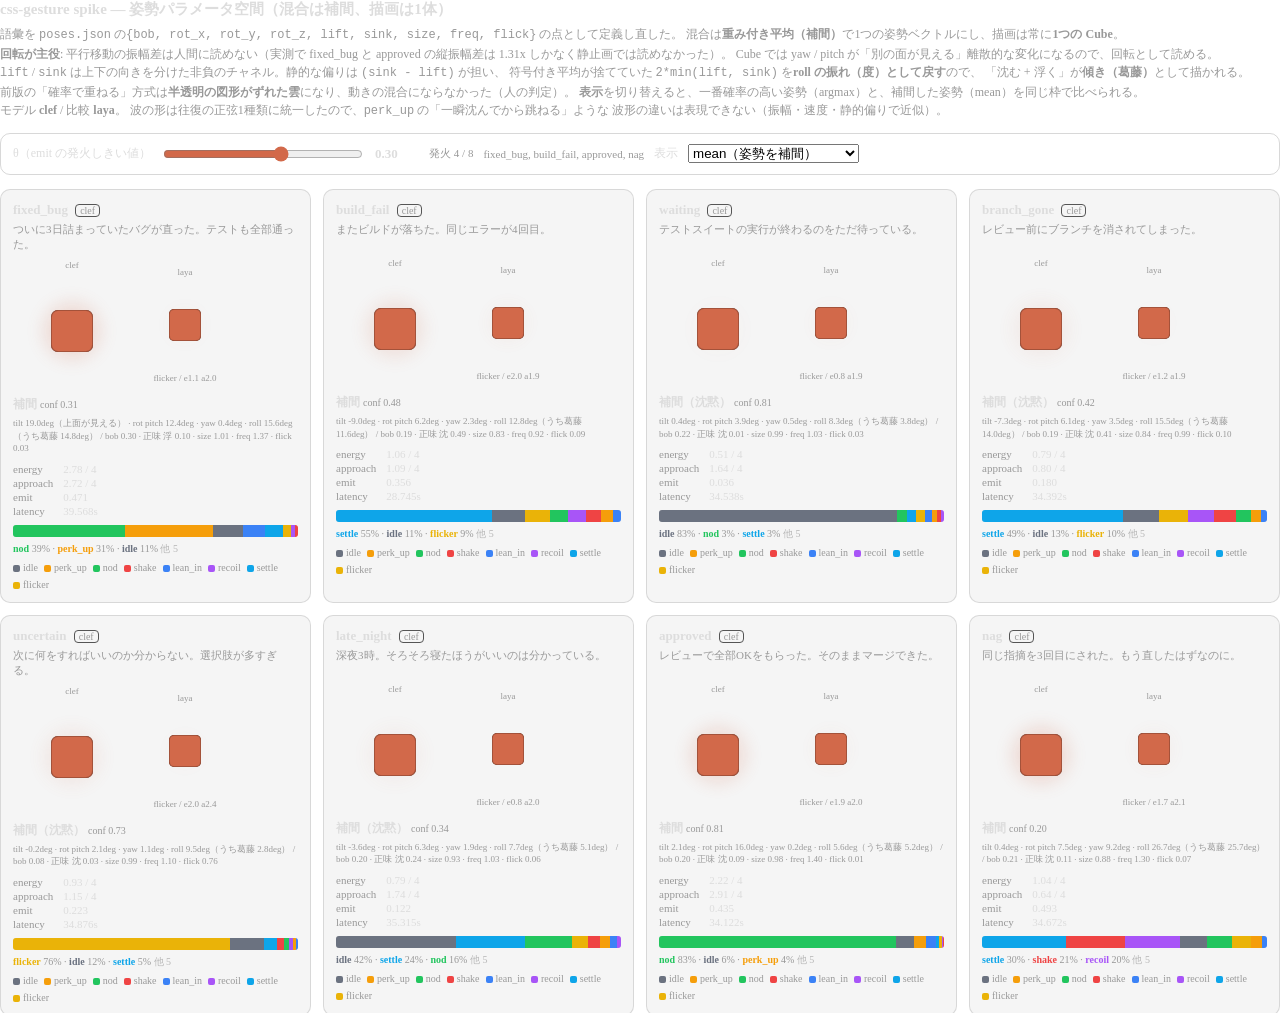
<file: docs/experiments/css-gesture/index.html>
<!doctype html>
<html lang="ja"><head><meta charset="utf-8">
<title>css-gesture spike (pose space)</title>
<style>
/* css-gesture spike — 姿勢パラメータ空間の描画（手書き・決定論的）
 *
 * 変遷:
 *   1. 8個の keyframe アニメーションを確率で重ねる → 「半透明の図形がずれた雲」になり不採用
 *   2. 語彙を姿勢パラメータ空間の点にし、混合を重み付き平均（補間）に → 雲は解消
 *   3. rise（符号付き1次元）が混合で相殺する → lift / sink の非負2チャネルに分割
 *   4. 平行移動の振幅差は人間に読めない → **Cube にして回転（rotateX/Y/Z）を持たせた**
 *
 * 4 について: 立方体では yaw / pitch が「別の面が見える」という離散的な変化になるので、
 * ただの foreshortening（＝拡大縮小に見える）にならず、回転として読める。
 * 混合の「葛藤」（2*min(lift, sink)）も、縦振幅ではなく roll の振れとして描く。
 *
 * 受け取る変数（build_viewer.py の JS が .stage に inline style で入れる。子は継承で受ける）:
 *   --p-bob   : 上下のボブ振幅（px）
 *   --p-rise  : 上下の静的偏り（px。正 = 沈む）。元は (sink - lift)
 *   --p-tiltx : 静的な pitch（姿勢、度）。正 = のけぞる / 負 = うつむく。energy では増幅しない
 *   --p-rotx  : pitch の振れ幅（度）
 *   --p-roty  : yaw の振れ幅（度）
 *   --p-rotz  : roll の振れ幅（度）。混合の「葛藤」もここに加算済み
 *   --p-size  : 体の大きさ
 *   --p-freq  : 動きの速さ（大きいほど速い。周期の逆数の相対値）
 *   --p-flick : 明滅の強さ（0-1）
 *   --p-base  : 不透明度の基準（発火の強さ）
 *   --p-glow  : 発光の強さ（発火の強さ）
 */

.stage {
  --cube-w: 44px;
  position: relative;
  width: 160px;
  height: 160px;
  display: grid;
  place-items: center;
  /* 3D の遠近。これが無いと Cube の回転が「回転」に見えない。
     probe-rotation.html の実測: 440px では立体として読むのに 30度必要、170px なら 15度で読める。 */
  perspective: 170px;
  perspective-origin: 50% 45%;
}

/* 発光。Cube の box-shadow は 3D に乗らないので、後ろに置いた光で代用する。 */
.stage::before {
  content: '';
  position: absolute;
  width: 78px;
  height: 78px;
  border-radius: 50%;
  background: radial-gradient(circle, var(--accent, #d2694a) 0%, transparent 68%);
  opacity: calc(0.75 * var(--p-glow, 0));
  filter: blur(7px);
  pointer-events: none;
}

/* 明滅はこの層が持つ。opacity < 1 を preserve-3d の要素に当てると 3D が平坦化されるため、
   Cube 本体とは別の要素に分けている。 */
.flick {
  animation: k-flick calc(0.9s / var(--p-freq, 1)) steps(1, end) infinite;
}

/* Cube。姿勢ベクトル1つで駆動される。 */
.body {
  position: relative;
  width: var(--cube-w);
  height: var(--cube-w);
  transform-style: preserve-3d;
  transform-origin: 50% 50%;
  animation: k-pose calc(2.2s / var(--p-freq, 1)) ease-in-out infinite;
}

.face {
  position: absolute;
  inset: 0;
  border-radius: 7px;
  background: var(--accent, #d2694a);
  border: 1px solid rgba(0, 0, 0, 0.22);
}
/* 面ごとに明度を変えて、回転したときに立体として読めるようにする。 */
.f-front  { transform: translateZ(calc(var(--cube-w) / 2)); }
.f-back   { transform: rotateY(180deg) translateZ(calc(var(--cube-w) / 2)); filter: brightness(0.55); }
.f-right  { transform: rotateY(90deg)  translateZ(calc(var(--cube-w) / 2)); filter: brightness(0.74); }
.f-left   { transform: rotateY(-90deg) translateZ(calc(var(--cube-w) / 2)); filter: brightness(0.62); }
.f-top    { transform: rotateX(90deg)  translateZ(calc(var(--cube-w) / 2)); filter: brightness(1.18); }
.f-bottom { transform: rotateX(-90deg) translateZ(calc(var(--cube-w) / 2)); filter: brightness(0.44); }

/* 姿勢。tilt_x は静的な pitch（姿勢）、rot_* は振れ幅。波の形は往復の正弦1種類。
   rotateX は「tilt_x（姿勢）+ rot_x * sin（振れ）」の合成。 */
@keyframes k-pose {
  0%, 100% {
    transform: translateY(calc((var(--p-rise, 0) - var(--p-bob, 0)) * 1px))
               rotateX(calc(var(--p-tiltx, 0) * 1deg + var(--p-rotx, 0) * -1deg))
               rotateY(calc(var(--p-roty, 0) * -1deg))
               rotateZ(calc(var(--p-rotz, 0) * -1deg))
               scale(var(--p-size, 1));
  }
  50% {
    transform: translateY(calc((var(--p-rise, 0) + var(--p-bob, 0)) * 1px))
               rotateX(calc(var(--p-tiltx, 0) * 1deg + var(--p-rotx, 0) * 1deg))
               rotateY(calc(var(--p-roty, 0) * 1deg))
               rotateZ(calc(var(--p-rotz, 0) * 1deg))
               scale(var(--p-size, 1));
  }
}

/* 明滅。--p-flick が 0 なら全キーフレームで同じ不透明度になり、静止する。 */
@keyframes k-flick {
  0%, 100% { opacity: calc(var(--p-base, 1) * (1 - 0.10 * var(--p-flick, 0))); }
  17%      { opacity: calc(var(--p-base, 1) * (1 - 0.85 * var(--p-flick, 0))); }
  23%      { opacity: calc(var(--p-base, 1) * (1 - 0.00 * var(--p-flick, 0))); }
  41%      { opacity: calc(var(--p-base, 1) * (1 - 0.72 * var(--p-flick, 0))); }
  67%      { opacity: calc(var(--p-base, 1) * (1 - 0.04 * var(--p-flick, 0))); }
  83%      { opacity: calc(var(--p-base, 1) * (1 - 0.66 * var(--p-flick, 0))); }
}

/* 比較用の小さい枠（Laya など別モデルの結果を並べるとき） */
.stage.sm { --cube-w: 32px; width: 110px; height: 110px; perspective: 140px; }
.stage.sm::before { width: 56px; height: 56px; }
.stage.sm .face { border-radius: 5px; }

@media (prefers-reduced-motion: reduce) {
  .flick, .body { animation: none; }
}

/* --- ビューアのレイアウト。gestures.css より後に置いて上書きする --- */
:root { color-scheme: light dark; }
* { box-sizing: border-box; }
body { margin: 0; color: var(--foreground, #ddd); font-family: inherit; }
h1 { font-size: 15px; margin: 0 0 6px; }
.sub { font-size: 12px; color: var(--muted-foreground, #999); margin: 0 0 12px; line-height: 1.55; }
.controls { display: flex; align-items: center; gap: 10px; flex-wrap: wrap; margin: 0 0 14px;
  padding: 10px 12px; border: 1px solid var(--border, rgba(127,127,127,.3)); border-radius: 10px; }
.controls label { font-size: 12px; white-space: nowrap; }
.controls input[type=range] { width: 200px; accent-color: var(--accent, #d2694a); }
.controls .val { font-variant-numeric: tabular-nums; font-size: 13px; font-weight: 600; min-width: 44px; }
.controls .count, .controls .fires { font-size: 11px; color: var(--muted-foreground, #999); }
.grid { display: grid; grid-template-columns: repeat(auto-fill, minmax(272px, 1fr)); gap: 12px; }
.card { background: var(--card, rgba(127,127,127,.08)); border: 1px solid var(--border, rgba(127,127,127,.25));
  border-radius: 10px; padding: 12px; transition: opacity .15s; }
.card.err { border-color: #a33; }
.card.silent { opacity: .5; }
h3 { font-size: 13px; margin: 0 0 4px; font-weight: 600; }
.tag { font-size: 10px; font-weight: 400; color: var(--muted-foreground, #999); border: 1px solid var(--border, #555);
  border-radius: 4px; padding: 0 4px; margin-left: 4px; }
.state { font-size: 11px; color: var(--muted-foreground, #999); margin: 0 0 8px; min-height: 28px; }
.row { display: flex; gap: 8px; align-items: center; }
.cmp { display: grid; justify-items: center; gap: 2px; }
.cmp-label, .cmp-meta { font-size: 9px; color: var(--muted-foreground, #999); text-align: center; }
.meta { font-size: 12px; margin: 6px 0 4px; }
.gnote { color: var(--muted-foreground, #999); font-size: 10px; }
.conf { color: var(--muted-foreground, #999); font-size: 10px; }
.pose { font-size: 9px; color: var(--muted-foreground, #999); font-variant-numeric: tabular-nums;
  margin: 0 0 8px; line-height: 1.4; }
dl { display: grid; grid-template-columns: auto 1fr; gap: 2px 10px; font-size: 11px; margin: 0 0 8px; }
dt { color: var(--muted-foreground, #999); }
dd { margin: 0; font-variant-numeric: tabular-nums; }
.bar { display: flex; height: 12px; border-radius: 3px; overflow: hidden; background: rgba(127,127,127,.18); }
.seg { display: block; height: 100%; }
.dist { font-size: 10px; color: var(--muted-foreground, #999); margin-top: 5px; }
.dist b { font-weight: 600; }
.d-idle { color: #6b7280; } .d-perk_up { color: #f59e0b; } .d-nod { color: #22c55e; }
.d-shake { color: #ef4444; } .d-lean_in { color: #3b82f6; } .d-recoil { color: #a855f7; }
.d-settle { color: #0ea5e9; } .d-flicker { color: #eab308; }
.rest { opacity: .65; }
.swatch { display: inline-block; width: 7px; height: 7px; border-radius: 2px; margin-right: 3px; vertical-align: middle; }
.s-idle { background: #6b7280; } .s-perk_up { background: #f59e0b; } .s-nod { background: #22c55e; }
.s-shake { background: #ef4444; } .s-lean_in { background: #3b82f6; } .s-recoil { background: #a855f7; }
.s-settle { background: #0ea5e9; } .s-flicker { background: #eab308; }
.legend { display: flex; flex-wrap: wrap; gap: 6px; font-size: 10px; color: var(--muted-foreground, #999); margin-top: 6px; }
.stage { width: 118px; height: 118px; }
.stage .body { width: 42px; height: 42px; border-radius: 12px; }
.stage.sm { width: 92px; height: 92px; }
.stage.sm .body { width: 32px; height: 32px; border-radius: 10px; }
</style></head>
<body>
<h1>css-gesture spike — 姿勢パラメータ空間（混合は補間、描画は1体）</h1>
<p class="sub">
語彙を <code>poses.json</code> の<code>&lbrace;bob, rot_x, rot_y, rot_z, lift, sink, size, freq, flick&rbrace;</code> の点として定義し直した。
混合は<strong>重み付き平均（補間）</strong>で1つの姿勢ベクトルにし、描画は常に<strong>1つの Cube</strong>。<br>
<strong>回転が主役</strong>: 平行移動の振幅差は人間に読めない（実測で fixed_bug と approved の縦振幅差は 1.31x しかなく静止画では読めなかった）。
Cube では yaw / pitch が「別の面が見える」離散的な変化になるので、回転として読める。<br>
<code>lift</code> / <code>sink</code> は上下の向きを分けた非負のチャネル。静的な偏りは <code>(sink - lift)</code> が担い、
符号付き平均が捨てていた <code>2*min(lift, sink)</code> を<strong>roll の振れ（度）として戻す</strong>ので、
「沈む + 浮く」が<strong>傾き（葛藤）</strong>として描かれる。<br>
前版の「確率で重ねる」方式は<strong>半透明の図形がずれた雲</strong>になり、動きの混合にならなかった（人の判定）。
<strong>表示</strong>を切り替えると、一番確率の高い姿勢（argmax）と、補間した姿勢（mean）を同じ枠で比べられる。<br>
モデル <b>clef</b> / 比較 <b>laya</b>。
波の形は往復の正弦1種類に統一したので、<code>perk_up</code> の「一瞬沈んでから跳ねる」ような
波形の違いは表現できない（振幅・速度・静的偏りで近似）。
</p>
<div class="controls">
  <label for="th">θ（emit の発火しきい値）</label>
  <input id="th" type="range" min="0" max="0.5" step="0.01" value="0.3">
  <span class="val" id="thv">0.30</span>
  <span class="count" id="cnt"></span>
  <span class="fires" id="fires"></span>
  <label for="mode">表示</label>
  <select id="mode">
    <option value="mean" selected>mean（姿勢を補間）</option>
    <option value="argmax">argmax（一番高い姿勢）</option>
  </select>
</div>
<div class="grid">
  <div class="card" data-key="fixed_bug">
    <h3>fixed_bug <span class="tag">clef</span></h3>
    <p class="state">ついに3日詰まっていたバグが直った。テストも全部通った。</p>
    <div class="row">
      <div class="cmp">
        <div class="cmp-label">clef</div>
        <div class="stage" data-role="main"
          data-pose-top="{&quot;tilt_x&quot;: 0, &quot;bob&quot;: 0.18, &quot;rot_x&quot;: 18, &quot;rot_y&quot;: 0, &quot;rot_z&quot;: 0, &quot;lift&quot;: 0.0, &quot;sink&quot;: 0.15, &quot;size&quot;: 0.96, &quot;freq&quot;: 1.45, &quot;flick&quot;: 0.0}"
          data-pose-mean="{&quot;tilt_x&quot;: 19.0467, &quot;bob&quot;: 0.3048, &quot;rot_x&quot;: 12.4159, &quot;rot_y&quot;: 0.4146, &quot;rot_z&quot;: 0.7408, &quot;lift&quot;: 0.2211, &quot;sink&quot;: 0.1235, &quot;size&quot;: 1.0129, &quot;freq&quot;: 1.3728, &quot;flick&quot;: 0.0267}"
          data-energy="2.781948281233433" data-approach="2.7248762040554406" data-emit="0.47065061788877743"
          data-top="nod">
          <div class="flick"><div class="body"><div class="face f-front"></div><div class="face f-back"></div><div class="face f-right"></div><div class="face f-left"></div><div class="face f-top"></div><div class="face f-bottom"></div></div></div>
        </div>
      </div>
      <div class="cmp">
        <div class="cmp-label">laya</div>
        <div class="stage sm" data-role="cmp"
          data-pose="{&quot;tilt_x&quot;: 1.0281, &quot;bob&quot;: 0.1222, &quot;rot_x&quot;: 3.9581, &quot;rot_y&quot;: 5.7548, &quot;rot_z&quot;: 4.4493, &quot;lift&quot;: 0.1078, &quot;sink&quot;: 0.1084, &quot;size&quot;: 0.9734, &quot;freq&quot;: 1.2081, &quot;flick&quot;: 0.5328}"
          data-energy="1.1085895315065621" data-approach="2.010867446223232"
          data-emit="0.05416380573906749">
          <div class="flick"><div class="body"><div class="face f-front"></div><div class="face f-back"></div><div class="face f-right"></div><div class="face f-left"></div><div class="face f-top"></div><div class="face f-bottom"></div></div></div>
        </div>
        <div class="cmp-meta">flicker / e1.1 a2.0</div>
      </div>
    </div>
    <div class="meta"><b class="gname">?</b><span class="gnote"></span> <span class="conf">conf 0.31</span></div>
    <div class="pose"></div>
    <dl>
      <dt>energy</dt><dd>2.78 / 4</dd>
      <dt>approach</dt><dd>2.72 / 4</dd>
      <dt>emit</dt><dd>0.471</dd>
      <dt>latency</dt><dd>39.568s</dd>
    </dl>
    <div class="bar"><span class="seg s-nod" style="width:39.25%" title="nod 0.392 (39.2%)"></span><span class="seg s-perk_up" style="width:30.77%" title="perk_up 0.308 (30.8%)"></span><span class="seg s-idle" style="width:10.55%" title="idle 0.105 (10.5%)"></span><span class="seg s-lean_in" style="width:8.03%" title="lean_in 0.080 (8.0%)"></span><span class="seg s-settle" style="width:6.16%" title="settle 0.062 (6.2%)"></span><span class="seg s-flicker" style="width:2.67%" title="flicker 0.027 (2.7%)"></span><span class="seg s-recoil" style="width:1.66%" title="recoil 0.017 (1.7%)"></span><span class="seg s-shake" style="width:0.92%" title="shake 0.009 (0.9%)"></span></div>
    <div class="dist"><b class="d-nod">nod</b> 39% · <b class="d-perk_up">perk_up</b> 31% · <b class="d-idle">idle</b> 11% <span class="rest">他 5</span></div>
    <div class="legend"><span><i class="swatch s-idle"></i>idle</span> <span><i class="swatch s-perk_up"></i>perk_up</span> <span><i class="swatch s-nod"></i>nod</span> <span><i class="swatch s-shake"></i>shake</span> <span><i class="swatch s-lean_in"></i>lean_in</span> <span><i class="swatch s-recoil"></i>recoil</span> <span><i class="swatch s-settle"></i>settle</span> <span><i class="swatch s-flicker"></i>flicker</span></div>
  </div>
  <div class="card" data-key="build_fail">
    <h3>build_fail <span class="tag">clef</span></h3>
    <p class="state">またビルドが落ちた。同じエラーが4回目。</p>
    <div class="row">
      <div class="cmp">
        <div class="cmp-label">clef</div>
        <div class="stage" data-role="main"
          data-pose-top="{&quot;tilt_x&quot;: -24, &quot;bob&quot;: 0.16, &quot;rot_x&quot;: 5, &quot;rot_y&quot;: 0, &quot;rot_z&quot;: 0, &quot;lift&quot;: 0.0, &quot;sink&quot;: 1.05, &quot;size&quot;: 0.7, &quot;freq&quot;: 0.55, &quot;flick&quot;: 0.0}"
          data-pose-mean="{&quot;tilt_x&quot;: -9.0281, &quot;bob&quot;: 0.191, &quot;rot_x&quot;: 6.1686, &quot;rot_y&quot;: 2.3425, &quot;rot_z&quot;: 1.2691, &quot;lift&quot;: 0.0965, &quot;sink&quot;: 0.5849, &quot;size&quot;: 0.8325, &quot;freq&quot;: 0.9243, &quot;flick&quot;: 0.0869}"
          data-energy="1.059922208640876" data-approach="1.0891702567640278" data-emit="0.3558336394126617"
          data-top="settle">
          <div class="flick"><div class="body"><div class="face f-front"></div><div class="face f-back"></div><div class="face f-right"></div><div class="face f-left"></div><div class="face f-top"></div><div class="face f-bottom"></div></div></div>
        </div>
      </div>
      <div class="cmp">
        <div class="cmp-label">laya</div>
        <div class="stage sm" data-role="cmp"
          data-pose="{&quot;tilt_x&quot;: 0.486, &quot;bob&quot;: 0.0826, &quot;rot_x&quot;: 2.4057, &quot;rot_y&quot;: 3.1433, &quot;rot_z&quot;: 6.1314, &quot;lift&quot;: 0.0537, &quot;sink&quot;: 0.0576, &quot;size&quot;: 0.9885, &quot;freq&quot;: 1.1479, &quot;flick&quot;: 0.7523}"
          data-energy="2.0207871318474595" data-approach="1.9222507569040301"
          data-emit="0.11162016520335129">
          <div class="flick"><div class="body"><div class="face f-front"></div><div class="face f-back"></div><div class="face f-right"></div><div class="face f-left"></div><div class="face f-top"></div><div class="face f-bottom"></div></div></div>
        </div>
        <div class="cmp-meta">flicker / e2.0 a1.9</div>
      </div>
    </div>
    <div class="meta"><b class="gname">?</b><span class="gnote"></span> <span class="conf">conf 0.48</span></div>
    <div class="pose"></div>
    <dl>
      <dt>energy</dt><dd>1.06 / 4</dd>
      <dt>approach</dt><dd>1.09 / 4</dd>
      <dt>emit</dt><dd>0.356</dd>
      <dt>latency</dt><dd>28.745s</dd>
    </dl>
    <div class="bar"><span class="seg s-settle" style="width:54.78%" title="settle 0.548 (54.8%)"></span><span class="seg s-idle" style="width:11.48%" title="idle 0.115 (11.5%)"></span><span class="seg s-flicker" style="width:8.69%" title="flicker 0.087 (8.7%)"></span><span class="seg s-nod" style="width:6.44%" title="nod 0.064 (6.4%)"></span><span class="seg s-recoil" style="width:6.39%" title="recoil 0.064 (6.4%)"></span><span class="seg s-shake" style="width:5.21%" title="shake 0.052 (5.2%)"></span><span class="seg s-perk_up" style="width:4.23%" title="perk_up 0.042 (4.2%)"></span><span class="seg s-lean_in" style="width:2.79%" title="lean_in 0.028 (2.8%)"></span></div>
    <div class="dist"><b class="d-settle">settle</b> 55% · <b class="d-idle">idle</b> 11% · <b class="d-flicker">flicker</b> 9% <span class="rest">他 5</span></div>
    <div class="legend"><span><i class="swatch s-idle"></i>idle</span> <span><i class="swatch s-perk_up"></i>perk_up</span> <span><i class="swatch s-nod"></i>nod</span> <span><i class="swatch s-shake"></i>shake</span> <span><i class="swatch s-lean_in"></i>lean_in</span> <span><i class="swatch s-recoil"></i>recoil</span> <span><i class="swatch s-settle"></i>settle</span> <span><i class="swatch s-flicker"></i>flicker</span></div>
  </div>
  <div class="card" data-key="waiting">
    <h3>waiting <span class="tag">clef</span></h3>
    <p class="state">テストスイートの実行が終わるのをただ待っている。</p>
    <div class="row">
      <div class="cmp">
        <div class="cmp-label">clef</div>
        <div class="stage" data-role="main"
          data-pose-top="{&quot;tilt_x&quot;: 0, &quot;bob&quot;: 0.22, &quot;rot_x&quot;: 3, &quot;rot_y&quot;: 0, &quot;rot_z&quot;: 5, &quot;lift&quot;: 0.0, &quot;sink&quot;: 0.0, &quot;size&quot;: 1.0, &quot;freq&quot;: 1.0, &quot;flick&quot;: 0.0}"
          data-pose-mean="{&quot;tilt_x&quot;: 0.3569, &quot;bob&quot;: 0.2191, &quot;rot_x&quot;: 3.8938, &quot;rot_y&quot;: 0.5457, &quot;rot_z&quot;: 4.4226, &quot;lift&quot;: 0.032, &quot;sink&quot;: 0.041, &quot;size&quot;: 0.9936, &quot;freq&quot;: 1.0325, &quot;flick&quot;: 0.0312}"
          data-energy="0.5057425893281169" data-approach="1.639626740264764" data-emit="0.03626141769958141"
          data-top="idle">
          <div class="flick"><div class="body"><div class="face f-front"></div><div class="face f-back"></div><div class="face f-right"></div><div class="face f-left"></div><div class="face f-top"></div><div class="face f-bottom"></div></div></div>
        </div>
      </div>
      <div class="cmp">
        <div class="cmp-label">laya</div>
        <div class="stage sm" data-role="cmp"
          data-pose="{&quot;tilt_x&quot;: 1.2438, &quot;bob&quot;: 0.1187, &quot;rot_x&quot;: 3.1548, &quot;rot_y&quot;: 7.6721, &quot;rot_z&quot;: 4.4913, &quot;lift&quot;: 0.0772, &quot;sink&quot;: 0.0803, &quot;size&quot;: 0.9815, &quot;freq&quot;: 1.2047, &quot;flick&quot;: 0.4701}"
          data-energy="0.8035862374487781" data-approach="1.8855115480383735"
          data-emit="0.062105065616315916">
          <div class="flick"><div class="body"><div class="face f-front"></div><div class="face f-back"></div><div class="face f-right"></div><div class="face f-left"></div><div class="face f-top"></div><div class="face f-bottom"></div></div></div>
        </div>
        <div class="cmp-meta">flicker / e0.8 a1.9</div>
      </div>
    </div>
    <div class="meta"><b class="gname">?</b><span class="gnote"></span> <span class="conf">conf 0.81</span></div>
    <div class="pose"></div>
    <dl>
      <dt>energy</dt><dd>0.51 / 4</dd>
      <dt>approach</dt><dd>1.64 / 4</dd>
      <dt>emit</dt><dd>0.036</dd>
      <dt>latency</dt><dd>34.538s</dd>
    </dl>
    <div class="bar"><span class="seg s-idle" style="width:83.47%" title="idle 0.835 (83.5%)"></span><span class="seg s-nod" style="width:3.42%" title="nod 0.034 (3.4%)"></span><span class="seg s-settle" style="width:3.42%" title="settle 0.034 (3.4%)"></span><span class="seg s-flicker" style="width:3.12%" title="flicker 0.031 (3.1%)"></span><span class="seg s-lean_in" style="width:2.33%" title="lean_in 0.023 (2.3%)"></span><span class="seg s-perk_up" style="width:1.83%" title="perk_up 0.018 (1.8%)"></span><span class="seg s-shake" style="width:1.21%" title="shake 0.012 (1.2%)"></span><span class="seg s-recoil" style="width:1.21%" title="recoil 0.012 (1.2%)"></span></div>
    <div class="dist"><b class="d-idle">idle</b> 83% · <b class="d-nod">nod</b> 3% · <b class="d-settle">settle</b> 3% <span class="rest">他 5</span></div>
    <div class="legend"><span><i class="swatch s-idle"></i>idle</span> <span><i class="swatch s-perk_up"></i>perk_up</span> <span><i class="swatch s-nod"></i>nod</span> <span><i class="swatch s-shake"></i>shake</span> <span><i class="swatch s-lean_in"></i>lean_in</span> <span><i class="swatch s-recoil"></i>recoil</span> <span><i class="swatch s-settle"></i>settle</span> <span><i class="swatch s-flicker"></i>flicker</span></div>
  </div>
  <div class="card" data-key="branch_gone">
    <h3>branch_gone <span class="tag">clef</span></h3>
    <p class="state">レビュー前にブランチを消されてしまった。</p>
    <div class="row">
      <div class="cmp">
        <div class="cmp-label">clef</div>
        <div class="stage" data-role="main"
          data-pose-top="{&quot;tilt_x&quot;: -24, &quot;bob&quot;: 0.16, &quot;rot_x&quot;: 5, &quot;rot_y&quot;: 0, &quot;rot_z&quot;: 0, &quot;lift&quot;: 0.0, &quot;sink&quot;: 1.05, &quot;size&quot;: 0.7, &quot;freq&quot;: 0.55, &quot;flick&quot;: 0.0}"
          data-pose-mean="{&quot;tilt_x&quot;: -7.3222, &quot;bob&quot;: 0.1922, &quot;rot_x&quot;: 6.1328, &quot;rot_y&quot;: 3.4648, &quot;rot_z&quot;: 1.4407, &quot;lift&quot;: 0.1169, &quot;sink&quot;: 0.5266, &quot;size&quot;: 0.8414, &quot;freq&quot;: 0.9927, &quot;flick&quot;: 0.1004}"
          data-energy="0.7860229123961211" data-approach="0.7995392655666422" data-emit="0.17981665398860586"
          data-top="settle">
          <div class="flick"><div class="body"><div class="face f-front"></div><div class="face f-back"></div><div class="face f-right"></div><div class="face f-left"></div><div class="face f-top"></div><div class="face f-bottom"></div></div></div>
        </div>
      </div>
      <div class="cmp">
        <div class="cmp-label">laya</div>
        <div class="stage sm" data-role="cmp"
          data-pose="{&quot;tilt_x&quot;: 0.2023, &quot;bob&quot;: 0.0924, &quot;rot_x&quot;: 2.6562, &quot;rot_y&quot;: 2.6907, &quot;rot_z&quot;: 5.916, &quot;lift&quot;: 0.059, &quot;sink&quot;: 0.0828, &quot;size&quot;: 0.9803, &quot;freq&quot;: 1.1345, &quot;flick&quot;: 0.7132}"
          data-energy="1.2071314724795634" data-approach="1.8806378961439547"
          data-emit="0.028199451682429315">
          <div class="flick"><div class="body"><div class="face f-front"></div><div class="face f-back"></div><div class="face f-right"></div><div class="face f-left"></div><div class="face f-top"></div><div class="face f-bottom"></div></div></div>
        </div>
        <div class="cmp-meta">flicker / e1.2 a1.9</div>
      </div>
    </div>
    <div class="meta"><b class="gname">?</b><span class="gnote"></span> <span class="conf">conf 0.42</span></div>
    <div class="pose"></div>
    <dl>
      <dt>energy</dt><dd>0.79 / 4</dd>
      <dt>approach</dt><dd>0.80 / 4</dd>
      <dt>emit</dt><dd>0.180</dd>
      <dt>latency</dt><dd>34.392s</dd>
    </dl>
    <div class="bar"><span class="seg s-settle" style="width:49.40%" title="settle 0.494 (49.4%)"></span><span class="seg s-idle" style="width:12.76%" title="idle 0.128 (12.8%)"></span><span class="seg s-flicker" style="width:10.04%" title="flicker 0.100 (10.0%)"></span><span class="seg s-recoil" style="width:9.29%" title="recoil 0.093 (9.3%)"></span><span class="seg s-shake" style="width:7.70%" title="shake 0.077 (7.7%)"></span><span class="seg s-nod" style="width:5.25%" title="nod 0.053 (5.3%)"></span><span class="seg s-perk_up" style="width:3.54%" title="perk_up 0.035 (3.5%)"></span><span class="seg s-lean_in" style="width:2.02%" title="lean_in 0.020 (2.0%)"></span></div>
    <div class="dist"><b class="d-settle">settle</b> 49% · <b class="d-idle">idle</b> 13% · <b class="d-flicker">flicker</b> 10% <span class="rest">他 5</span></div>
    <div class="legend"><span><i class="swatch s-idle"></i>idle</span> <span><i class="swatch s-perk_up"></i>perk_up</span> <span><i class="swatch s-nod"></i>nod</span> <span><i class="swatch s-shake"></i>shake</span> <span><i class="swatch s-lean_in"></i>lean_in</span> <span><i class="swatch s-recoil"></i>recoil</span> <span><i class="swatch s-settle"></i>settle</span> <span><i class="swatch s-flicker"></i>flicker</span></div>
  </div>
  <div class="card" data-key="uncertain">
    <h3>uncertain <span class="tag">clef</span></h3>
    <p class="state">次に何をすればいいのか分からない。選択肢が多すぎる。</p>
    <div class="row">
      <div class="cmp">
        <div class="cmp-label">clef</div>
        <div class="stage" data-role="main"
          data-pose-top="{&quot;tilt_x&quot;: 0, &quot;bob&quot;: 0.04, &quot;rot_x&quot;: 1, &quot;rot_y&quot;: 0, &quot;rot_z&quot;: 8, &quot;lift&quot;: 0.0, &quot;sink&quot;: 0.0, &quot;size&quot;: 1.0, &quot;freq&quot;: 1.1, &quot;flick&quot;: 1.0}"
          data-pose-mean="{&quot;tilt_x&quot;: -0.1814, &quot;bob&quot;: 0.0821, &quot;rot_x&quot;: 2.0692, &quot;rot_y&quot;: 1.1314, &quot;rot_z&quot;: 6.6852, &quot;lift&quot;: 0.0231, &quot;sink&quot;: 0.0505, &quot;size&quot;: 0.9856, &quot;freq&quot;: 1.1017, &quot;flick&quot;: 0.7599}"
          data-energy="0.9302040205270176" data-approach="1.150667561300046" data-emit="0.22343648219510964"
          data-top="flicker">
          <div class="flick"><div class="body"><div class="face f-front"></div><div class="face f-back"></div><div class="face f-right"></div><div class="face f-left"></div><div class="face f-top"></div><div class="face f-bottom"></div></div></div>
        </div>
      </div>
      <div class="cmp">
        <div class="cmp-label">laya</div>
        <div class="stage sm" data-role="cmp"
          data-pose="{&quot;tilt_x&quot;: 0.7381, &quot;bob&quot;: 0.1435, &quot;rot_x&quot;: 4.2399, &quot;rot_y&quot;: 10.4485, &quot;rot_z&quot;: 2.9162, &quot;lift&quot;: 0.1219, &quot;sink&quot;: 0.1398, &quot;size&quot;: 0.9743, &quot;freq&quot;: 1.2336, &quot;flick&quot;: 0.3044}"
          data-energy="1.9930983482359932" data-approach="2.3641832389921715"
          data-emit="0.034546244783597004">
          <div class="flick"><div class="body"><div class="face f-front"></div><div class="face f-back"></div><div class="face f-right"></div><div class="face f-left"></div><div class="face f-top"></div><div class="face f-bottom"></div></div></div>
        </div>
        <div class="cmp-meta">flicker / e2.0 a2.4</div>
      </div>
    </div>
    <div class="meta"><b class="gname">?</b><span class="gnote"></span> <span class="conf">conf 0.73</span></div>
    <div class="pose"></div>
    <dl>
      <dt>energy</dt><dd>0.93 / 4</dd>
      <dt>approach</dt><dd>1.15 / 4</dd>
      <dt>emit</dt><dd>0.223</dd>
      <dt>latency</dt><dd>34.876s</dd>
    </dl>
    <div class="bar"><span class="seg s-flicker" style="width:75.99%" title="flicker 0.760 (76.0%)"></span><span class="seg s-idle" style="width:12.12%" title="idle 0.121 (12.1%)"></span><span class="seg s-settle" style="width:4.59%" title="settle 0.046 (4.6%)"></span><span class="seg s-shake" style="width:2.51%" title="shake 0.025 (2.5%)"></span><span class="seg s-nod" style="width:1.56%" title="nod 0.016 (1.6%)"></span><span class="seg s-recoil" style="width:1.53%" title="recoil 0.015 (1.5%)"></span><span class="seg s-perk_up" style="width:0.94%" title="perk_up 0.009 (0.9%)"></span><span class="seg s-lean_in" style="width:0.75%" title="lean_in 0.008 (0.8%)"></span></div>
    <div class="dist"><b class="d-flicker">flicker</b> 76% · <b class="d-idle">idle</b> 12% · <b class="d-settle">settle</b> 5% <span class="rest">他 5</span></div>
    <div class="legend"><span><i class="swatch s-idle"></i>idle</span> <span><i class="swatch s-perk_up"></i>perk_up</span> <span><i class="swatch s-nod"></i>nod</span> <span><i class="swatch s-shake"></i>shake</span> <span><i class="swatch s-lean_in"></i>lean_in</span> <span><i class="swatch s-recoil"></i>recoil</span> <span><i class="swatch s-settle"></i>settle</span> <span><i class="swatch s-flicker"></i>flicker</span></div>
  </div>
  <div class="card" data-key="late_night">
    <h3>late_night <span class="tag">clef</span></h3>
    <p class="state">深夜3時。そろそろ寝たほうがいいのは分かっている。</p>
    <div class="row">
      <div class="cmp">
        <div class="cmp-label">clef</div>
        <div class="stage" data-role="main"
          data-pose-top="{&quot;tilt_x&quot;: 0, &quot;bob&quot;: 0.22, &quot;rot_x&quot;: 3, &quot;rot_y&quot;: 0, &quot;rot_z&quot;: 5, &quot;lift&quot;: 0.0, &quot;sink&quot;: 0.0, &quot;size&quot;: 1.0, &quot;freq&quot;: 1.0, &quot;flick&quot;: 0.0}"
          data-pose-mean="{&quot;tilt_x&quot;: -3.6213, &quot;bob&quot;: 0.1957, &quot;rot_x&quot;: 6.3055, &quot;rot_y&quot;: 1.9345, &quot;rot_z&quot;: 2.5477, &quot;lift&quot;: 0.0429, &quot;sink&quot;: 0.2803, &quot;size&quot;: 0.9274, &quot;freq&quot;: 1.0313, &quot;flick&quot;: 0.0554}"
          data-energy="0.7930367697916169" data-approach="1.7409923557947473" data-emit="0.12216669888904044"
          data-top="idle">
          <div class="flick"><div class="body"><div class="face f-front"></div><div class="face f-back"></div><div class="face f-right"></div><div class="face f-left"></div><div class="face f-top"></div><div class="face f-bottom"></div></div></div>
        </div>
      </div>
      <div class="cmp">
        <div class="cmp-label">laya</div>
        <div class="stage sm" data-role="cmp"
          data-pose="{&quot;tilt_x&quot;: -0.0951, &quot;bob&quot;: 0.0622, &quot;rot_x&quot;: 1.7023, &quot;rot_y&quot;: 0.9061, &quot;rot_z&quot;: 7.1255, &quot;lift&quot;: 0.024, &quot;sink&quot;: 0.0403, &quot;size&quot;: 0.9909, &quot;freq&quot;: 1.1069, &quot;flick&quot;: 0.8811}"
          data-energy="0.8381388772002609" data-approach="1.9996774136961555"
          data-emit="0.0017712571088769281">
          <div class="flick"><div class="body"><div class="face f-front"></div><div class="face f-back"></div><div class="face f-right"></div><div class="face f-left"></div><div class="face f-top"></div><div class="face f-bottom"></div></div></div>
        </div>
        <div class="cmp-meta">flicker / e0.8 a2.0</div>
      </div>
    </div>
    <div class="meta"><b class="gname">?</b><span class="gnote"></span> <span class="conf">conf 0.34</span></div>
    <div class="pose"></div>
    <dl>
      <dt>energy</dt><dd>0.79 / 4</dd>
      <dt>approach</dt><dd>1.74 / 4</dd>
      <dt>emit</dt><dd>0.122</dd>
      <dt>latency</dt><dd>35.315s</dd>
    </dl>
    <div class="bar"><span class="seg s-idle" style="width:42.09%" title="idle 0.421 (42.1%)"></span><span class="seg s-settle" style="width:24.35%" title="settle 0.243 (24.3%)"></span><span class="seg s-nod" style="width:16.45%" title="nod 0.165 (16.5%)"></span><span class="seg s-flicker" style="width:5.54%" title="flicker 0.055 (5.5%)"></span><span class="seg s-shake" style="width:4.30%" title="shake 0.043 (4.3%)"></span><span class="seg s-perk_up" style="width:3.32%" title="perk_up 0.033 (3.3%)"></span><span class="seg s-lean_in" style="width:2.57%" title="lean_in 0.026 (2.6%)"></span><span class="seg s-recoil" style="width:1.38%" title="recoil 0.014 (1.4%)"></span></div>
    <div class="dist"><b class="d-idle">idle</b> 42% · <b class="d-settle">settle</b> 24% · <b class="d-nod">nod</b> 16% <span class="rest">他 5</span></div>
    <div class="legend"><span><i class="swatch s-idle"></i>idle</span> <span><i class="swatch s-perk_up"></i>perk_up</span> <span><i class="swatch s-nod"></i>nod</span> <span><i class="swatch s-shake"></i>shake</span> <span><i class="swatch s-lean_in"></i>lean_in</span> <span><i class="swatch s-recoil"></i>recoil</span> <span><i class="swatch s-settle"></i>settle</span> <span><i class="swatch s-flicker"></i>flicker</span></div>
  </div>
  <div class="card" data-key="approved">
    <h3>approved <span class="tag">clef</span></h3>
    <p class="state">レビューで全部OKをもらった。そのままマージできた。</p>
    <div class="row">
      <div class="cmp">
        <div class="cmp-label">clef</div>
        <div class="stage" data-role="main"
          data-pose-top="{&quot;tilt_x&quot;: 0, &quot;bob&quot;: 0.18, &quot;rot_x&quot;: 18, &quot;rot_y&quot;: 0, &quot;rot_z&quot;: 0, &quot;lift&quot;: 0.0, &quot;sink&quot;: 0.15, &quot;size&quot;: 0.96, &quot;freq&quot;: 1.45, &quot;flick&quot;: 0.0}"
          data-pose-mean="{&quot;tilt_x&quot;: 2.083, &quot;bob&quot;: 0.2006, &quot;rot_x&quot;: 16.0087, &quot;rot_y&quot;: 0.1796, &quot;rot_z&quot;: 0.3911, &quot;lift&quot;: 0.0432, &quot;sink&quot;: 0.135, &quot;size&quot;: 0.9759, &quot;freq&quot;: 1.3979, &quot;flick&quot;: 0.009}"
          data-energy="2.223484666090634" data-approach="2.906082483303416" data-emit="0.4345962403544053"
          data-top="nod">
          <div class="flick"><div class="body"><div class="face f-front"></div><div class="face f-back"></div><div class="face f-right"></div><div class="face f-left"></div><div class="face f-top"></div><div class="face f-bottom"></div></div></div>
        </div>
      </div>
      <div class="cmp">
        <div class="cmp-label">laya</div>
        <div class="stage sm" data-role="cmp"
          data-pose="{&quot;tilt_x&quot;: 2.0529, &quot;bob&quot;: 0.1467, &quot;rot_x&quot;: 4.6867, &quot;rot_y&quot;: 7.7722, &quot;rot_z&quot;: 3.3562, &quot;lift&quot;: 0.1222, &quot;sink&quot;: 0.1267, &quot;size&quot;: 0.9793, &quot;freq&quot;: 1.2256, &quot;flick&quot;: 0.3745}"
          data-energy="1.890232044951825" data-approach="2.0482492346587278"
          data-emit="0.08107550230782218">
          <div class="flick"><div class="body"><div class="face f-front"></div><div class="face f-back"></div><div class="face f-right"></div><div class="face f-left"></div><div class="face f-top"></div><div class="face f-bottom"></div></div></div>
        </div>
        <div class="cmp-meta">flicker / e1.9 a2.0</div>
      </div>
    </div>
    <div class="meta"><b class="gname">?</b><span class="gnote"></span> <span class="conf">conf 0.81</span></div>
    <div class="pose"></div>
    <dl>
      <dt>energy</dt><dd>2.22 / 4</dd>
      <dt>approach</dt><dd>2.91 / 4</dd>
      <dt>emit</dt><dd>0.435</dd>
      <dt>latency</dt><dd>34.122s</dd>
    </dl>
    <div class="bar"><span class="seg s-nod" style="width:83.14%" title="nod 0.831 (83.1%)"></span><span class="seg s-idle" style="width:6.38%" title="idle 0.064 (6.4%)"></span><span class="seg s-perk_up" style="width:4.09%" title="perk_up 0.041 (4.1%)"></span><span class="seg s-lean_in" style="width:3.67%" title="lean_in 0.037 (3.7%)"></span><span class="seg s-settle" style="width:0.98%" title="settle 0.010 (1.0%)"></span><span class="seg s-flicker" style="width:0.90%" title="flicker 0.009 (0.9%)"></span><span class="seg s-recoil" style="width:0.44%" title="recoil 0.004 (0.4%)"></span><span class="seg s-shake" style="width:0.40%" title="shake 0.004 (0.4%)"></span></div>
    <div class="dist"><b class="d-nod">nod</b> 83% · <b class="d-idle">idle</b> 6% · <b class="d-perk_up">perk_up</b> 4% <span class="rest">他 5</span></div>
    <div class="legend"><span><i class="swatch s-idle"></i>idle</span> <span><i class="swatch s-perk_up"></i>perk_up</span> <span><i class="swatch s-nod"></i>nod</span> <span><i class="swatch s-shake"></i>shake</span> <span><i class="swatch s-lean_in"></i>lean_in</span> <span><i class="swatch s-recoil"></i>recoil</span> <span><i class="swatch s-settle"></i>settle</span> <span><i class="swatch s-flicker"></i>flicker</span></div>
  </div>
  <div class="card" data-key="nag">
    <h3>nag <span class="tag">clef</span></h3>
    <p class="state">同じ指摘を3回目にされた。もう直したはずなのに。</p>
    <div class="row">
      <div class="cmp">
        <div class="cmp-label">clef</div>
        <div class="stage" data-role="main"
          data-pose-top="{&quot;tilt_x&quot;: -24, &quot;bob&quot;: 0.16, &quot;rot_x&quot;: 5, &quot;rot_y&quot;: 0, &quot;rot_z&quot;: 0, &quot;lift&quot;: 0.0, &quot;sink&quot;: 1.05, &quot;size&quot;: 0.7, &quot;freq&quot;: 0.55, &quot;flick&quot;: 0.0}"
          data-pose-mean="{&quot;tilt_x&quot;: 0.4151, &quot;bob&quot;: 0.2099, &quot;rot_x&quot;: 7.5396, &quot;rot_y&quot;: 9.2367, &quot;rot_z&quot;: 0.9963, &quot;lift&quot;: 0.2139, &quot;sink&quot;: 0.3241, &quot;size&quot;: 0.8802, &quot;freq&quot;: 1.3049, &quot;flick&quot;: 0.067}"
          data-energy="1.0351038252136997" data-approach="0.6439321590020773" data-emit="0.49276928165859474"
          data-top="settle">
          <div class="flick"><div class="body"><div class="face f-front"></div><div class="face f-back"></div><div class="face f-right"></div><div class="face f-left"></div><div class="face f-top"></div><div class="face f-bottom"></div></div></div>
        </div>
      </div>
      <div class="cmp">
        <div class="cmp-label">laya</div>
        <div class="stage sm" data-role="cmp"
          data-pose="{&quot;tilt_x&quot;: 2.2022, &quot;bob&quot;: 0.1529, &quot;rot_x&quot;: 4.7812, &quot;rot_y&quot;: 10.9264, &quot;rot_z&quot;: 2.5984, &quot;lift&quot;: 0.1428, &quot;sink&quot;: 0.1341, &quot;size&quot;: 0.9781, &quot;freq&quot;: 1.2693, &quot;flick&quot;: 0.2854}"
          data-energy="1.705721753118623" data-approach="2.117846401295882"
          data-emit="0.10074516323507156">
          <div class="flick"><div class="body"><div class="face f-front"></div><div class="face f-back"></div><div class="face f-right"></div><div class="face f-left"></div><div class="face f-top"></div><div class="face f-bottom"></div></div></div>
        </div>
        <div class="cmp-meta">flicker / e1.7 a2.1</div>
      </div>
    </div>
    <div class="meta"><b class="gname">?</b><span class="gnote"></span> <span class="conf">conf 0.20</span></div>
    <div class="pose"></div>
    <dl>
      <dt>energy</dt><dd>1.04 / 4</dd>
      <dt>approach</dt><dd>0.64 / 4</dd>
      <dt>emit</dt><dd>0.493</dd>
      <dt>latency</dt><dd>34.672s</dd>
    </dl>
    <div class="bar"><span class="seg s-settle" style="width:29.58%" title="settle 0.296 (29.6%)"></span><span class="seg s-shake" style="width:20.53%" title="shake 0.205 (20.5%)"></span><span class="seg s-recoil" style="width:19.51%" title="recoil 0.195 (19.5%)"></span><span class="seg s-idle" style="width:9.21%" title="idle 0.092 (9.2%)"></span><span class="seg s-nod" style="width:9.00%" title="nod 0.090 (9.0%)"></span><span class="seg s-flicker" style="width:6.70%" title="flicker 0.067 (6.7%)"></span><span class="seg s-perk_up" style="width:3.89%" title="perk_up 0.039 (3.9%)"></span><span class="seg s-lean_in" style="width:1.58%" title="lean_in 0.016 (1.6%)"></span></div>
    <div class="dist"><b class="d-settle">settle</b> 30% · <b class="d-shake">shake</b> 21% · <b class="d-recoil">recoil</b> 20% <span class="rest">他 5</span></div>
    <div class="legend"><span><i class="swatch s-idle"></i>idle</span> <span><i class="swatch s-perk_up"></i>perk_up</span> <span><i class="swatch s-nod"></i>nod</span> <span><i class="swatch s-shake"></i>shake</span> <span><i class="swatch s-lean_in"></i>lean_in</span> <span><i class="swatch s-recoil"></i>recoil</span> <span><i class="swatch s-settle"></i>settle</span> <span><i class="swatch s-flicker"></i>flicker</span></div>
  </div></div>
<script>
const PX = 18.0;
const DPC = 60.0;
const IDLE = {"tilt_x": 0, "bob": 0.22, "rot_x": 3, "rot_y": 0, "rot_z": 5, "lift": 0.0, "sink": 0.0, "size": 1.0, "freq": 1.0, "flick": 0.0};

/* 姿勢ベクトル + score/noul → CSS 変数。写像はここ1箇所だけに置く。
 *
 * 回転が主役（平行移動の振幅差は人間に読めないと判定されたため）:
 *   bob / rise が平行移動。rot_x(pitch) / rot_y(yaw) / rot_z(roll) が回転。
 *
 * lift / sink（poses.json の _recovery_rule）:
 *   静的な上下オフセット = (sink - lift)                    … 姿勢としての沈み／浮き
 *   葛藤 = 2*min(lift, sink)  … 符号付き平均が捨てる量そのもの
 *   → これを**縦振幅ではなく roll（rot_z）に加算する**。振幅の差は読めないが
 *     傾きは質的な差として読める。
 * 片方だけ非ゼロの単一ジェスチャーでは min=0 なので roll は増えない。
 * 混合のときだけ「葛藤が傾きとして見える」。 */
function varsFor(pose, energy, approach, emit) {
  const bobS  = 0.70 + 0.15 * energy;     // 平行移動のスケール
  const rotS  = 0.80 + 0.10 * energy;     // 回転のスケール
  const freqM = 1.00 + 0.18 * energy;
  const sizeM = 0.94 + 0.035 * approach;
  const conflict = 2 * Math.min(pose.lift, pose.sink);
  return {
    '--p-bob':   (pose.bob * PX * bobS).toFixed(2),
    '--p-rise':  ((pose.sink - pose.lift) * PX).toFixed(2),
    '--p-tiltx': (pose.tilt_x).toFixed(2),
    '--p-rotx':  (pose.rot_x * rotS).toFixed(2),
    '--p-roty':  (pose.rot_y * rotS).toFixed(2),
    '--p-rotz':  ((pose.rot_z + DPC * conflict) * rotS).toFixed(2),
    '--p-size':  (pose.size * sizeM).toFixed(3),
    '--p-freq':  (pose.freq * freqM).toFixed(3),
    '--p-flick': (pose.flick).toFixed(3),
    '--p-base':  (0.22 + 0.78 * emit).toFixed(3),
    '--p-glow':  (emit).toFixed(3),
  };
}

function poseText(pose) {
  const f = (v, n) => v.toFixed(n);
  const conflict = 2 * Math.min(pose.lift, pose.sink);
  const net = pose.sink - pose.lift;
  const roll = pose.rot_z + DPC * conflict;
  const face = pose.tilt_x >= 15 ? '（上面が見える）' : (pose.tilt_x <= -15 ? '（下面が見える）' : '');
  return 'tilt ' + f(pose.tilt_x, 1) + 'deg' + face
       + ' · rot pitch ' + f(pose.rot_x, 1) + 'deg · yaw ' + f(pose.rot_y, 1) + 'deg · roll '
       + f(roll, 1) + 'deg'
       + (conflict > 0.02 ? '（うち葛藤 ' + f(DPC * conflict, 1) + 'deg）' : '')
       + '  /  bob ' + f(pose.bob, 2) + ' · 正味 ' + (net >= 0 ? '沈 ' : '浮 ') + f(Math.abs(net), 2)
       + ' · size ' + f(pose.size, 2) + ' · freq ' + f(pose.freq, 2) + ' · flick ' + f(pose.flick, 2);
}

function apply(theta, mode) {
  document.getElementById('thv').textContent = theta.toFixed(2);
  const fired = [];
  document.querySelectorAll('.card[data-key]').forEach(card => {
    const body = card.querySelector('[data-role=main]');
    const emit = parseFloat(body.dataset.emit);
    const energy = parseFloat(body.dataset.energy);
    const approach = parseFloat(body.dataset.approach);
    const top = body.dataset.top;
    const on = emit >= theta;

    let pose, label;
    if (mode === 'argmax' && !on) {
      pose = IDLE; label = 'idle';
    } else if (mode === 'argmax') {
      pose = JSON.parse(body.dataset.poseTop.replace(/&quot;/g, '"')); label = top;
    } else {
      pose = JSON.parse(body.dataset.poseMean.replace(/&quot;/g, '"'));
      label = on ? '補間' : '補間（沈黙）';
    }
    const v = varsFor(pose, energy, approach, on || mode === 'mean' ? emit : 0);
    for (const k in v) body.style.setProperty(k, v[k]);

    card.classList.toggle('silent', mode === 'argmax' && !on);
    const name = card.querySelector('.gname');
    const note = card.querySelector('.gnote');
    if (name) name.textContent = label;
    if (note) note.innerHTML = (mode === 'argmax' && !on)
      ? ' <span>(emit ' + emit.toFixed(2) + ' &lt; ' + theta.toFixed(2) + ' → idle。モデルの選択は ' + top + ')</span>'
      : '';
    card.querySelector('.pose').textContent = poseText(pose);
    if (on) fired.push(card.dataset.key);
  });
  document.querySelectorAll('[data-role=cmp]').forEach(b => {
    const p = JSON.parse(b.dataset.pose.replace(/&quot;/g, '"'));
    const v = varsFor(p, parseFloat(b.dataset.energy), parseFloat(b.dataset.approach), parseFloat(b.dataset.emit));
    for (const k in v) b.style.setProperty(k, v[k]);
  });
  document.getElementById('cnt').textContent = '発火 ' + fired.length + ' / 8';
  document.getElementById('fires').textContent = fired.join(', ');
}
const th = document.getElementById('th'), md = document.getElementById('mode');
const upd = () => apply(parseFloat(th.value), md.value);
th.addEventListener('input', upd);
md.addEventListener('change', upd);
upd();
</script>
</body></html>
</file>
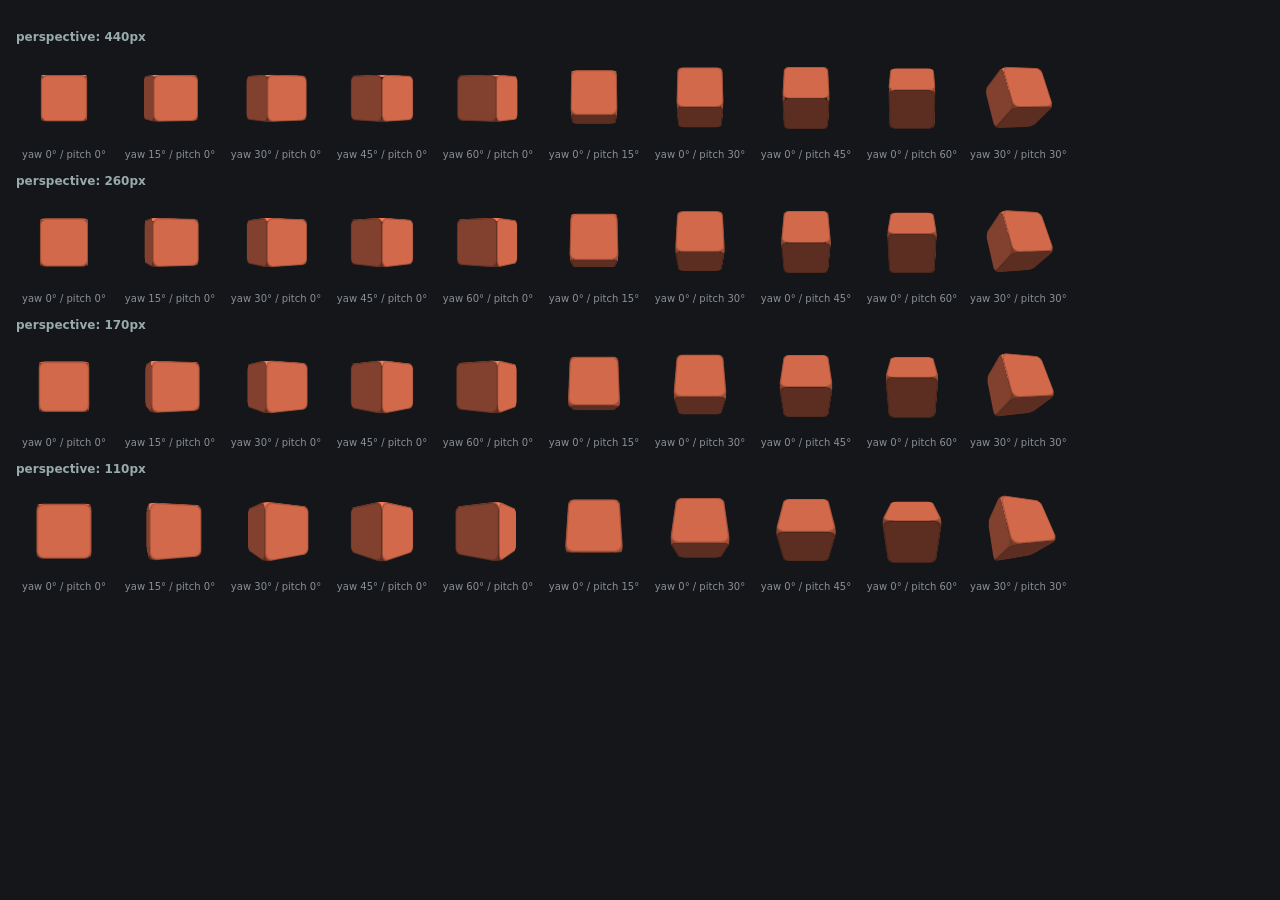
<file: docs/experiments/css-gesture/probe-rotation.html>
<!doctype html>
<html lang="ja"><head><meta charset="utf-8">
<title>probe: 回転が読める角度と perspective のしきい値</title>
<style>
:root { color-scheme: dark; }
body { margin: 0; padding: 16px; background: #14161a; color: #ddd;
       font-family: system-ui, sans-serif; }
h2 { font-size: 12px; font-weight: 600; margin: 14px 0 6px; color: #9aa; }
.grid { display: flex; gap: 10px; flex-wrap: wrap; }
.cell { text-align: center; }
.cell .lbl { font-size: 10px; color: #8a8f98; margin-top: 3px; }
.scene { width: 96px; height: 96px; display: grid; place-items: center;
         perspective-origin: 50% 45%; }
.cube { position: relative; width: 44px; height: 44px; transform-style: preserve-3d; }
.face { position: absolute; inset: 0; border-radius: 6px;
        background: #d2694a; border: 1px solid rgba(0,0,0,.25); }
.f-front  { transform: translateZ(22px); }
.f-back   { transform: rotateY(180deg) translateZ(22px); filter: brightness(.55); }
.f-right  { transform: rotateY(90deg)  translateZ(22px); filter: brightness(.74); }
.f-left   { transform: rotateY(-90deg) translateZ(22px); filter: brightness(.62); }
.f-top    { transform: rotateX(90deg)  translateZ(22px); filter: brightness(1.18); }
.f-bottom { transform: rotateX(-90deg) translateZ(22px); filter: brightness(.44); }
</style></head>
<body>
<div id="out"></div>
<script>
const PERSP = [440, 260, 170, 110];
const ANGLES = [[0,0],[15,0],[30,0],[45,0],[60,0],[0,15],[0,30],[0,45],[0,60],[30,30]];
let html = '';
for (const p of PERSP) {
  html += `<h2>perspective: ${p}px</h2><div class="grid">`;
  for (const [ry, rx] of ANGLES) {
    html += `<div class="cell">
      <div class="scene" style="perspective:${p}px">
        <div class="cube" style="transform: rotateY(${ry}deg) rotateX(${rx}deg)">
          <div class="face f-front"></div><div class="face f-back"></div>
          <div class="face f-right"></div><div class="face f-left"></div>
          <div class="face f-top"></div><div class="face f-bottom"></div>
        </div>
      </div>
      <div class="lbl">yaw ${ry}° / pitch ${rx}°</div></div>`;
  }
  html += '</div>';
}
document.getElementById('out').innerHTML = html;
</script></body></html>
</file>
